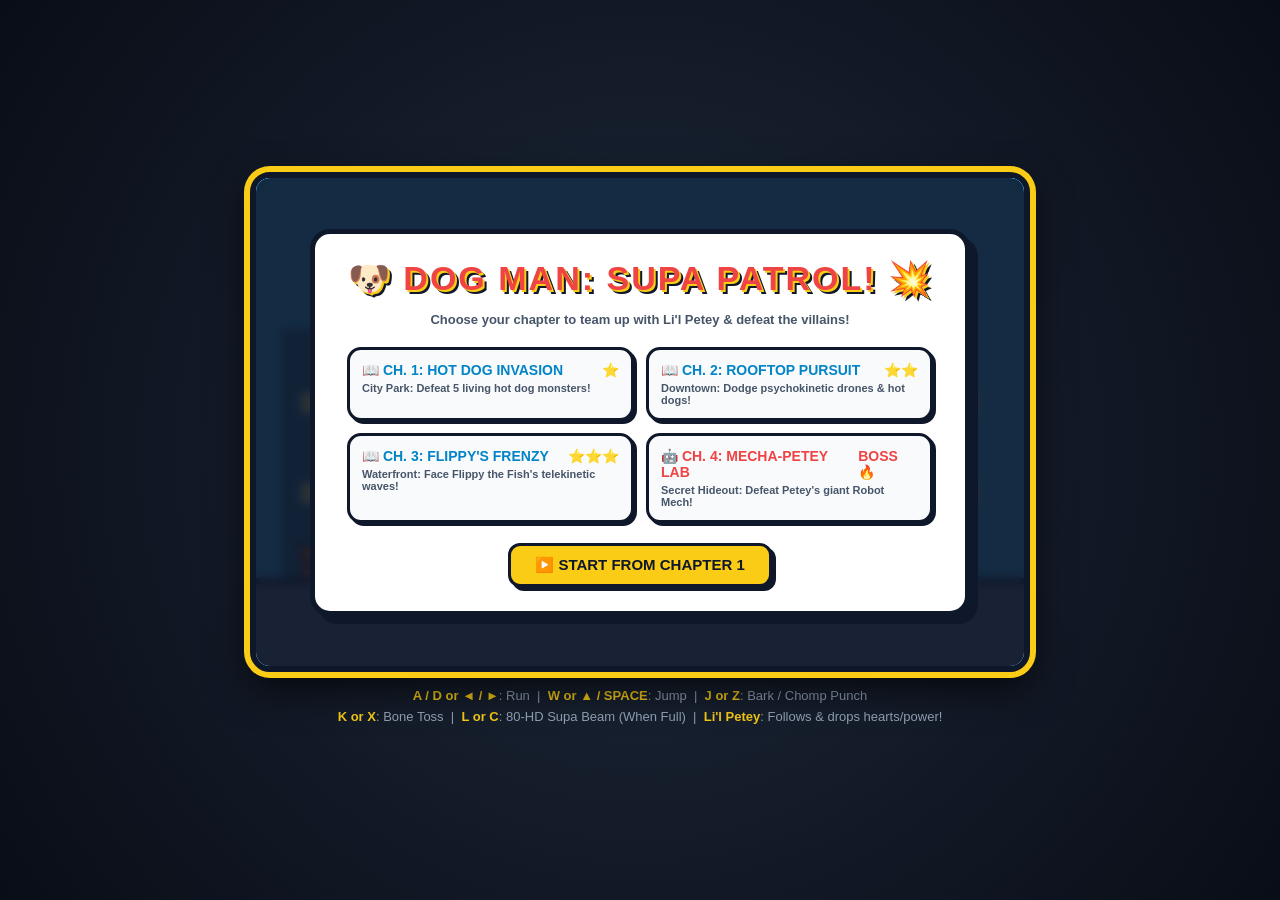
<file: dogman/index.html>
<!DOCTYPE html>
<html lang="en">
<head>
  <meta charset="UTF-8" />
  <title>Dog Man: Supa City Patrol!</title>
  <link rel="stylesheet" href="style.css" />
</head>
<body>

<div id="gameContainer">
  <!-- Top HUD -->
  <div id="hud">
    <div class="hud-chip">
      <span>DOG MAN:</span>
      <span id="heartsDisplay" style="color: #ef4444; font-size: 16px;">❤️❤️❤️</span>
    </div>
    <div class="hud-chip">
      <span>SUPA BAR:</span>
      <div class="supa-bar-bg">
        <div id="supaFill"></div>
      </div>
    </div>
    <div class="hud-chip">
      <span id="currentLevelBadge" style="color: #0284c7;">LVL 1</span>
      <span>| SCORE:</span>
      <span id="scoreDisplay" style="color: #f59e0b;">0</span>
    </div>
    <button class="comic-btn-sm" onclick="openLevelSelect()">📋 CHAPTERS</button>
  </div>

  <!-- Main Title & Level Select Screen -->
  <div id="levelSelectScreen" class="menu-screen">
    <div class="comic-modal">
      <h1 class="comic-title">🐶 DOG MAN: SUPA PATROL! 💥</h1>
      <p style="font-size: 13px; font-weight: bold; margin: 0; color: #475569;">
        Choose your chapter to team up with Li'l Petey & defeat the villains!
      </p>

      <div class="level-grid">
        <div class="level-card" onclick="startLevel(1)">
          <div class="level-header">
            <span>📖 CH. 1: HOT DOG INVASION</span>
            <span>⭐</span>
          </div>
          <div class="level-desc">City Park: Defeat 5 living hot dog monsters!</div>
        </div>

        <div class="level-card" onclick="startLevel(2)">
          <div class="level-header">
            <span>📖 CH. 2: ROOFTOP PURSUIT</span>
            <span>⭐⭐</span>
          </div>
          <div class="level-desc">Downtown: Dodge psychokinetic drones & hot dogs!</div>
        </div>

        <div class="level-card" onclick="startLevel(3)">
          <div class="level-header">
            <span>📖 CH. 3: FLIPPY'S FRENZY</span>
            <span>⭐⭐⭐</span>
          </div>
          <div class="level-desc">Waterfront: Face Flippy the Fish's telekinetic waves!</div>
        </div>

        <div class="level-card" onclick="startLevel(4)">
          <div class="level-header">
            <span style="color: #ef4444;">🤖 CH. 4: MECHA-PETEY LAB</span>
            <span style="color: #ef4444;">BOSS 🔥</span>
          </div>
          <div class="level-desc">Secret Hideout: Defeat Petey's giant Robot Mech!</div>
        </div>
      </div>

      <button class="comic-btn" onclick="startLevel(1)">▶️ START FROM CHAPTER 1</button>
    </div>
  </div>

  <!-- Comic Strip Cutscene Modal -->
  <div id="comicStripOverlay">
    <div class="comic-strip-container">
      <div style="font-size: 20px; font-weight: 900; color: #0f172a;" id="comicStripTitle">
        📖 COMIC CHAPTER INTERMISSION
      </div>

      <div class="panels-row">
        <div class="comic-panel">
          <div class="panel-bubble" id="panel1Bubble">"Oh no! Petey made more hot dogs!"</div>
          <div class="panel-art" id="panel1Art">🌭💥</div>
          <div style="font-size: 10px; font-weight: 900; color: #64748b;">PANEL 1</div>
        </div>
        <div class="comic-panel">
          <div class="panel-bubble" id="panel2Bubble">"Don't worry Papa! Dog Man is on the way!"</div>
          <div class="panel-art" id="panel2Art">🐱💡</div>
          <div style="font-size: 10px; font-weight: 900; color: #64748b;">PANEL 2</div>
        </div>
        <div class="comic-panel">
          <div class="panel-bubble" id="panel3Bubble">"BARK! Let's save the city!"</div>
          <div class="panel-art" id="panel3Art">🐶🚀</div>
          <div style="font-size: 10px; font-weight: 900; color: #64748b;">PANEL 3</div>
        </div>
      </div>

      <button class="comic-btn" onclick="closeCutsceneAndStart()">READY TO PLAY! 💥</button>
    </div>
  </div>

  <!-- Flip-O-Rama Action Overlay -->
  <div id="flipOverlay">
    <div class="flip-box">
      <h2 style="font-size: 32px; color: #ef4444; margin: 0; text-shadow: 2px 2px 0px #0f172a;">💥 FLIP-O-RAMA! 💥</h2>
      <div id="flipAnimationText" style="font-size: 48px; margin: 12px 0;">🐶 👊 🐱</div>
      <p style="font-size: 13px; font-weight: 900; color: #0f172a; margin: 0;">FLIPPING PAGES... BARK POWER ACTIVATED!</p>
    </div>
  </div>

  <!-- Win / Loss Screen -->
  <div id="endOverlay" class="menu-screen" style="display: none;">
    <div class="comic-modal">
      <h2 id="endTitle" style="font-size: 30px; margin: 0;">CHAPTER COMPLETE!</h2>
      <p id="endSubtitle" style="font-size: 14px; font-weight: bold; margin: 0; color: #475569;">You saved the day!</p>
      <div style="display: flex; gap: 10px;">
        <button class="comic-btn" id="nextLevelBtn" onclick="nextLevelAction()">NEXT CHAPTER ➡️</button>
        <button class="comic-btn" style="background: #e2e8f0;" onclick="openLevelSelect()">📋 CHAPTER SELECT</button>
      </div>
    </div>
  </div>

  <canvas id="gameCanvas" width="780" height="500"></canvas>
</div>

<div id="controlsGuide">
  <b>A / D or ◄ / ►</b>: Run &nbsp;|&nbsp; <b>W or ▲ / SPACE</b>: Jump &nbsp;|&nbsp; <b>J or Z</b>: Bark / Chomp Punch<br>
  <b>K or X</b>: Bone Toss &nbsp;|&nbsp; <b>L or C</b>: 80-HD Supa Beam (When Full) &nbsp;|&nbsp; <b>Li'l Petey</b>: Follows & drops hearts/power!
</div>

<script src="main.js"></script>
</body>
</html>
</file>
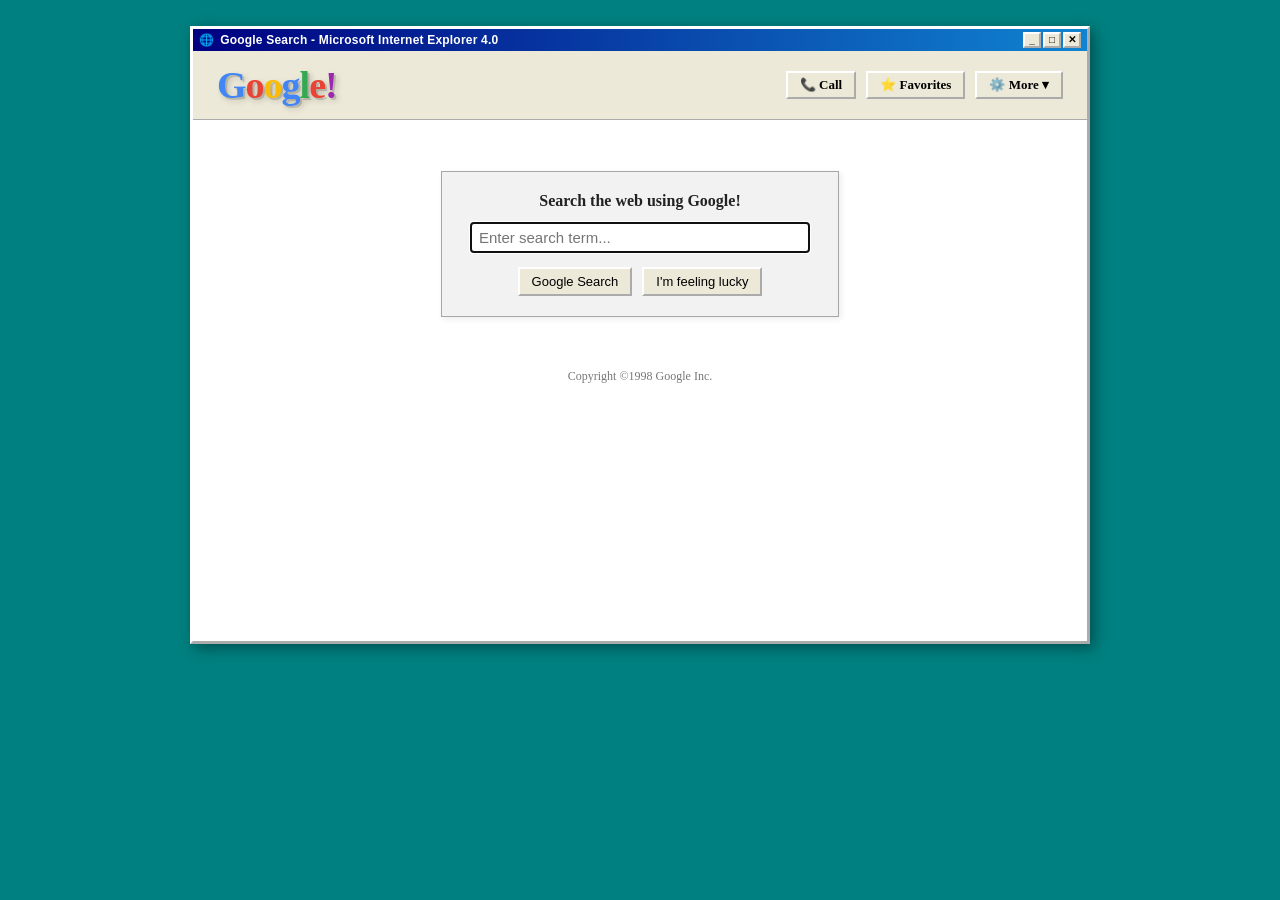
<file: google/index.html>
<!DOCTYPE html>
<html lang="en">
<head>
    <meta charset="UTF-8">
    <meta name="viewport" content="width=device-width, initial-scale=1.0">
    <title>Google! (1998 Classic)</title>
    <link rel="stylesheet" href="style.css">
</head>
<body>

<!-- Classic Retro OS Window Frame -->
<div class="window-frame">
    <!-- Retro Title Bar -->
    <div class="title-bar">
        <div class="title-bar-text">
            <span class="title-icon">🌐</span> Google Search - Microsoft Internet Explorer 4.0
        </div>
        <div class="title-bar-controls">
            <button class="win98-btn" id="fake-min-btn" aria-label="Minimize">_</button>
            <button class="win98-btn" id="fake-max-btn" aria-label="Maximize">□</button>
            <button class="win98-btn close-btn-retro" id="fake-close-btn" aria-label="Close">✕</button>
        </div>
    </div>

    <!-- Top Navigation Bar -->
    <nav class="top-nav">
        <div class="logo-container">
            <h1 class="logo">
                <span style="color: #4285F4 !important;">G</span><span style="color: #EA4335 !important;">o</span><span style="color: #FBBC05 !important;">o</span><span style="color: #4285F4 !important;">g</span><span style="color: #34A853 !important;">l</span><span style="color: #EA4335 !important;">e</span><span style="color: #9C27B0 !important;">!</span>
            </h1>
        </div>

        <div class="top-menu">
            <button class="nav-btn" id="call-btn">📞 Call</button>
            <button class="nav-btn" id="favorites-btn">⭐ Favorites</button>
            <div class="dropdown">
                <button class="nav-btn" id="more-btn">⚙️ More ▾</button>
                <div class="dropdown-content" id="more-dropdown">
                    <a href="https://maps.google.com" target="_blank">🗺️ Maps</a>
                    <a href="https://news.google.com" target="_blank">📰 News</a>
                    <a href="https://mail.google.com" target="_blank">✉️ Gmail</a>
                    <a href="#" id="clear-history-btn">🧹 Clear Search</a>
                </div>
            </div>
        </div>
    </nav>

    <!-- Centered Search Layout -->
    <main class="main-content">
        <div class="search-box-container">
            <p class="tagline">Search the web using Google!</p>
            <form id="search-form">
                <input type="text" id="search-input" autofocus autocomplete="off" placeholder="Enter search term...">
                <div class="buttons">
                    <button type="submit" id="search-btn">Google Search</button>
                    <button type="button" id="lucky-btn">I'm feeling lucky</button>
                </div>
            </form>
        </div>

        <div id="results" class="results-container hidden"></div>

        <footer>
            <p class="copyright">Copyright ©1998 Google Inc.</p>
        </footer>
    </main>
</div>

<!-- Real Phone Dialer Modal -->
<div id="modal-overlay" class="modal-overlay hidden">
    <div class="retro-modal" id="call-modal">
        <div class="modal-header">
            <span>Google Phone Dialer v1.0</span>
            <button class="win98-btn close-btn-retro" onclick="closeModals()">✕</button>
        </div>
        <div class="modal-body">
            <p class="dialer-desc">Enter phone number or extension to place a direct call:</p>

            <div class="dialer-screen">
                <input type="tel" id="phone-input" placeholder="e.g. +1 555-0199" autocomplete="off" />
                <button id="dialer-backspace" class="win98-btn" title="Backspace">⌫</button>
            </div>

            <!-- 12-Key Vintage Keypad -->
            <div class="dialpad-grid">
                <button class="key-btn" data-key="1">1</button>
                <button class="key-btn" data-key="2">2 <small>ABC</small></button>
                <button class="key-btn" data-key="3">3 <small>DEF</small></button>
                <button class="key-btn" data-key="4">4 <small>GHI</small></button>
                <button class="key-btn" data-key="5">5 <small>JKL</small></button>
                <button class="key-btn" data-key="6">6 <small>MNO</small></button>
                <button class="key-btn" data-key="7">7 <small>PQRS</small></button>
                <button class="key-btn" data-key="8">8 <small>TUV</small></button>
                <button class="key-btn" data-key="9">9 <small>WXYZ</small></button>
                <button class="key-btn" data-key="*">*</button>
                <button class="key-btn" data-key="0">0 <small>+</small></button>
                <button class="key-btn" data-key="#">#</button>
            </div>

            <div class="dialer-actions">
                <button class="win98-dialog-btn call-action-btn" id="start-call-btn">📞 Place Call</button>
                <button class="win98-dialog-btn" onclick="closeModals()">Cancel</button>
            </div>
        </div>
    </div>

    <!-- Favorites Modal -->
    <div class="retro-modal" id="favorites-modal">
        <div class="modal-header">
            <span>Favorites & Bookmarks</span>
            <button class="win98-btn close-btn-retro" onclick="closeModals()">✕</button>
        </div>
        <div class="modal-body">
            <ul class="favorites-list">
                <li><a href="https://www.wikipedia.org" target="_blank">🌐 Wikipedia Web Archive</a></li>
                <li><a href="https://www.youtube.com" target="_blank">▶ YouTube Video Hub</a></li>
                <li><a href="https://archive.org" target="_blank">🏛️ Wayback Machine (1998 Web)</a></li>
            </ul>
        </div>
    </div>
</div>

<!-- Fake Shutdown Modal -->
<div id="fake-close-modal" class="modal-overlay hidden">
    <div class="retro-modal active">
        <div class="modal-header">
            <span>Microsoft Internet Explorer</span>
            <button class="win98-btn close-btn-retro" onclick="cancelExit()">✕</button>
        </div>
        <div class="modal-body win98-dialog-body">
            <div class="dialog-icon">⚠️</div>
            <div class="dialog-msg">
                <strong>Shutting down Google Search?</strong>
                <p>Are you sure you want to disconnect from the World Wide Web?</p>
            </div>
        </div>
        <div class="win98-dialog-actions">
            <button class="win98-dialog-btn" id="confirm-exit-btn">Yes</button>
            <button class="win98-dialog-btn" onclick="cancelExit()">Cancel</button>
        </div>
    </div>
</div>

<script src="app.js"></script>
</body>
</html>
</file>
<file: dogman/style.css>
* {
    box-sizing: border-box;
    user-select: none;
}

body {
    margin: 0;
    padding: 0;
    background: radial-gradient(circle at center, #1e293b 0%, #090d16 100%);
    color: #f8fafc;
    font-family: 'Comic Sans MS', 'Chalkboard SE', 'Comic Neue', cursive, sans-serif;
    display: flex;
    flex-direction: column;
    align-items: center;
    justify-content: center;
    min-height: 100vh;
    overflow: hidden;
}

#gameContainer {
    position: relative;
    width: 780px;
    height: 500px;
    border: 6px solid #0f172a;
    border-radius: 20px;
    box-shadow: 0 0 0 6px #facc15, 0 15px 40px rgba(0, 0, 0, 0.8);
    overflow: hidden;
    background: #38bdf8;
}

canvas {
    display: block;
    background: #38bdf8;
}

/* Clean Comic HUD */
#hud {
    display: none;
    position: absolute;
    top: 14px;
    left: 14px;
    right: 14px;
    justify-content: space-between;
    align-items: center;
    background: #ffffff;
    border: 3px solid #0f172a;
    border-radius: 14px;
    padding: 8px 18px;
    color: #0f172a;
    font-size: 14px;
    font-weight: 900;
    z-index: 10;
    box-shadow: 4px 4px 0px #0f172a;
}

.hud-chip {
    display: flex;
    align-items: center;
    gap: 6px;
}

.supa-bar-bg {
    width: 110px;
    height: 14px;
    background: #e2e8f0;
    border: 2px solid #0f172a;
    border-radius: 8px;
    overflow: hidden;
}

#supaFill {
    width: 0%;
    height: 100%;
    background: linear-gradient(90deg, #f59e0b, #ef4444);
    transition: width 0.15s ease;
}

.comic-btn-sm {
    background: #f8fafc;
    border: 2px solid #0f172a;
    border-radius: 8px;
    padding: 4px 10px;
    font-family: inherit;
    font-weight: 900;
    font-size: 11px;
    cursor: pointer;
    box-shadow: 2px 2px 0px #0f172a;
}
.comic-btn-sm:hover {
    background: #facc15;
}

/* Overlays & Menus */
.menu-screen {
    position: absolute;
    top: 0;
    left: 0;
    width: 100%;
    height: 100%;
    background: rgba(15, 23, 42, 0.88);
    backdrop-filter: blur(4px);
    display: flex;
    flex-direction: column;
    align-items: center;
    justify-content: center;
    z-index: 25;
    padding: 20px;
}

.comic-modal {
    background: #ffffff;
    border: 5px solid #0f172a;
    border-radius: 20px;
    padding: 24px 32px;
    text-align: center;
    color: #0f172a;
    box-shadow: 8px 8px 0px #0f172a;
    display: flex;
    flex-direction: column;
    gap: 14px;
    align-items: center;
    max-width: 660px;
    width: 100%;
}

.comic-title {
    font-size: 34px;
    color: #ef4444;
    margin: 0;
    text-shadow: 2px 2px 0px #facc15, 4px 4px 0px #0f172a;
    letter-spacing: 2px;
}

.comic-btn {
    background: #facc15;
    color: #0f172a;
    border: 3px solid #0f172a;
    border-radius: 12px;
    padding: 10px 24px;
    font-family: inherit;
    font-size: 15px;
    font-weight: 900;
    cursor: pointer;
    box-shadow: 4px 4px 0px #0f172a;
    transition: all 0.1s ease;
}

.comic-btn:hover {
    transform: translate(-2px, -2px);
    box-shadow: 6px 6px 0px #0f172a;
    background: #fde047;
}

.comic-btn:active {
    transform: translate(2px, 2px);
    box-shadow: 2px 2px 0px #0f172a;
}

/* Level Grid */
.level-grid {
    display: grid;
    grid-template-columns: repeat(2, 1fr);
    gap: 12px;
    width: 100%;
    margin: 6px 0;
}

.level-card {
    background: #f8fafc;
    border: 3px solid #0f172a;
    border-radius: 14px;
    padding: 12px;
    cursor: pointer;
    display: flex;
    flex-direction: column;
    gap: 4px;
    box-shadow: 3px 3px 0px #0f172a;
    transition: all 0.12s ease;
    text-align: left;
}

.level-card:hover {
    background: #fef08a;
    transform: translateY(-2px);
    box-shadow: 5px 5px 0px #0f172a;
}

.level-header {
    font-size: 14px;
    font-weight: 900;
    color: #0284c7;
    display: flex;
    justify-content: space-between;
}

.level-desc {
    font-size: 11px;
    font-weight: bold;
    color: #475569;
}

/* Comic Strip Cutscene Modal */
#comicStripOverlay {
    display: none;
    position: absolute;
    top: 0;
    left: 0;
    width: 100%;
    height: 100%;
    background: rgba(15, 23, 42, 0.92);
    backdrop-filter: blur(5px);
    flex-direction: column;
    align-items: center;
    justify-content: center;
    z-index: 35;
    padding: 18px;
}

.comic-strip-container {
    background: #fef08a;
    border: 5px solid #0f172a;
    border-radius: 18px;
    padding: 16px 20px;
    box-shadow: 8px 8px 0px #0f172a;
    display: flex;
    flex-direction: column;
    align-items: center;
    gap: 12px;
    max-width: 720px;
    width: 100%;
}

.panels-row {
    display: grid;
    grid-template-columns: repeat(3, 1fr);
    gap: 10px;
    width: 100%;
}

.comic-panel {
    background: #ffffff;
    border: 3px solid #0f172a;
    border-radius: 12px;
    padding: 10px;
    display: flex;
    flex-direction: column;
    align-items: center;
    justify-content: space-between;
    min-height: 190px;
    box-shadow: 3px 3px 0px #0f172a;
    text-align: center;
}

.panel-art {
    font-size: 42px;
    margin: 6px 0;
}

.panel-bubble {
    background: #f1f5f9;
    border: 2px solid #0f172a;
    border-radius: 10px;
    padding: 6px 8px;
    font-size: 11px;
    font-weight: 900;
    color: #0f172a;
    line-height: 1.3;
}

/* Flip-O-Rama Modal */
#flipOverlay {
    display: none;
    position: absolute;
    top: 0;
    left: 0;
    width: 100%;
    height: 100%;
    background: rgba(15, 23, 42, 0.9);
    flex-direction: column;
    align-items: center;
    justify-content: center;
    z-index: 40;
}

.flip-box {
    background: #fef08a;
    border: 6px solid #0f172a;
    border-radius: 20px;
    padding: 20px 36px;
    box-shadow: 8px 8px 0px #0f172a;
    text-align: center;
}

#controlsGuide {
    margin-top: 14px;
    font-size: 13px;
    color: #94a3b8;
    text-align: center;
    line-height: 1.6;
}

#controlsGuide b {
    color: #facc15;
}@keyframes spin-spell {
     0% { transform: rotate(0deg) scale(1); }
     50% { transform: rotate(180deg) scale(1.2); }
     100% { transform: rotate(360deg) scale(1); }
 }
</file>
<file: google/style.css>
/* Standard sharp cursor across the entire page */
*, *::before, *::after, html, body {
    cursor: default !important;
    box-sizing: border-box;
}

input[type="text"], input[type="tel"] {
    cursor: text !important;
}

button, a, .nav-btn, .win98-btn, .key-btn, .result-title a {
    cursor: pointer !important;
}

body {
    margin: 0;
    padding: 16px;
    background-color: #008080; /* Classic Windows Teal */
    font-family: "Times New Roman", Times, serif;
    color: #000000;
    min-height: 100vh;
    display: flex;
    justify-content: center;
    align-items: flex-start;
}

/* Classic Windows 98 Window Container */
.window-frame {
    width: 100%;
    max-width: 900px;
    background-color: #ece9d8;
    border: 3px outset #ffffff;
    box-shadow: 4px 4px 14px rgba(0, 0, 0, 0.4);
    margin-top: 10px;
}

/* Title Bar */
.title-bar {
    background: linear-gradient(to right, #000080, #1084d0);
    color: #ffffff;
    padding: 3px 6px;
    display: flex;
    justify-content: space-between;
    align-items: center;
    font-family: "Tahoma", "Segoe UI", sans-serif;
    font-weight: bold;
    font-size: 12px;
    user-select: none;
}

.title-bar-text {
    display: flex;
    align-items: center;
    gap: 6px;
    letter-spacing: 0.2px;
}

.title-bar-controls {
    display: flex;
    gap: 2px;
}

/* Windows 98 Buttons */
.win98-btn {
    background: #ece9d8;
    border: 2px outset #ffffff;
    width: 18px;
    height: 16px;
    font-size: 10px;
    font-family: "Tahoma", sans-serif;
    font-weight: bold;
    line-height: 10px;
    display: flex;
    align-items: center;
    justify-content: center;
    padding: 0;
    color: #000000;
}

.win98-btn:active {
    border-style: inset;
    padding-top: 1px;
    padding-left: 1px;
}

/* Top Navigation Bar */
.top-nav {
    display: flex;
    justify-content: space-between;
    align-items: center;
    padding: 12px 24px;
    border-bottom: 2px groove #ffffff;
    background-color: #ece9d8;
}

.logo-container .logo {
    font-size: 38px;
    font-weight: bold;
    letter-spacing: -1px;
    margin: 0;
    user-select: none;
    display: inline-flex;
}

.logo span {
    display: inline-block;
    text-shadow: 2px 2px 0px rgba(0, 0, 0, 0.15), 3px 3px 6px rgba(0, 0, 0, 0.2);
}

.top-menu {
    display: flex;
    align-items: center;
    gap: 10px;
    position: relative;
}

.nav-btn {
    background: #ece9d8;
    border: 2px outset #ffffff;
    padding: 4px 12px;
    font-size: 13px;
    font-family: "Times New Roman", serif;
    font-weight: bold;
}

.nav-btn:active {
    border-style: inset;
}

/* Dropdown Menu */
.dropdown {
    position: relative;
    display: inline-block;
}

.dropdown-content {
    display: none;
    position: absolute;
    right: 0;
    top: 100%;
    margin-top: 4px;
    background-color: #ece9d8;
    min-width: 140px;
    box-shadow: 2px 4px 10px rgba(0,0,0,0.3);
    border: 2px outset #ffffff;
    z-index: 100;
}

.dropdown-content.show {
    display: block;
}

.dropdown-content a {
    color: #000000;
    padding: 8px 14px;
    text-decoration: none;
    display: block;
    font-size: 13px;
}

.dropdown-content a:hover {
    background-color: #000080;
    color: #ffffff;
}

/* Centered Main Body */
.main-content {
    background-color: #ffffff;
    display: flex;
    flex-direction: column;
    align-items: center;
    padding: 50px 20px 40px;
    text-align: center;
    min-height: 520px;
}

.search-box-container {
    background-color: #f2f2f2;
    border: 1px solid #a6a6a6;
    box-shadow: 2px 2px 6px rgba(0, 0, 0, 0.08);
    padding: 20px 28px;
    display: inline-block;
}

.tagline {
    font-size: 16px;
    margin: 0 0 12px 0;
    font-weight: bold;
    color: #222222;
}

#search-input {
    width: 340px;
    max-width: 80vw;
    padding: 6px 8px;
    font-size: 15px;
    border: 1px solid #7f9db9;
    margin-bottom: 14px;
    display: block;
}

.buttons {
    display: flex;
    justify-content: center;
    gap: 10px;
}

.buttons button {
    background: #ece9d8;
    border: 2px outset #ffffff;
    padding: 5px 12px;
    font-size: 13px;
}

.buttons button:active {
    border-style: inset;
}

/* Results Display */
.results-container {
    margin-top: 30px;
    text-align: left;
    background: #ffffff;
    border: 1px solid #dcdcdc;
    box-shadow: 0 1px 4px rgba(0,0,0,0.06);
    padding: 20px 24px;
    width: 100%;
    max-width: 650px;
}

.results-container.hidden {
    display: none;
}

/* YouTube Video Section with CRT VCR Scanlines */
.video-section {
    background: #f8f9fa;
    border: 1px solid #e2e8f0;
    padding: 14px;
    margin-bottom: 20px;
}

.video-header {
    font-size: 14px;
    color: #cc181e;
    margin-bottom: 12px;
}

.video-card {
    display: flex;
    gap: 12px;
    align-items: flex-start;
    margin-bottom: 12px;
    padding-bottom: 10px;
    border-bottom: 1px dashed #dcdcdc;
}

.video-card:last-child {
    border-bottom: none;
    margin-bottom: 0;
    padding-bottom: 0;
}

.video-thumb-wrapper {
    position: relative;
    width: 120px;
    height: 68px;
    flex-shrink: 0;
    overflow: hidden;
    border: 1px solid #333333;
    background: #000000;
    display: block;
}

.video-thumb {
    width: 100%;
    height: 100%;
    object-fit: cover;
    display: block;
    filter: contrast(1.15) brightness(0.95);
}

/* White Horizontal CRT Scanlines */
.video-thumb-wrapper::before {
    content: " ";
    display: block;
    position: absolute;
    top: 0; left: 0; bottom: 0; right: 0;
    background: linear-gradient(
            rgba(255, 255, 255, 0) 50%,
            rgba(255, 255, 255, 0.45) 50%
    );
    background-size: 100% 4px;
    z-index: 2;
    pointer-events: none;
}

/* Rolling Animated VCR Beam */
.video-thumb-wrapper::after {
    content: " ";
    display: block;
    position: absolute;
    top: 0; left: 0; bottom: 0; right: 0;
    background: rgba(255, 255, 255, 0.15);
    opacity: 0.7;
    z-index: 3;
    pointer-events: none;
    animation: vcr-scan 6s linear infinite;
}

@keyframes vcr-scan {
    0% { transform: translateY(-100%); }
    100% { transform: translateY(100%); }
}

.video-info {
    flex: 1;
}

.result-item {
    margin-bottom: 18px;
}

.result-title a {
    color: #1a0dab;
    font-size: 16px;
    font-weight: 500;
    text-decoration: underline;
}

.result-url {
    color: #006621;
    font-size: 13px;
    margin: 2px 0;
}

.result-snippet {
    font-size: 14px;
    color: #4d5156;
    line-height: 1.4;
}

/* Modals */
.modal-overlay {
    position: fixed;
    top: 0;
    left: 0;
    width: 100vw;
    height: 100vh;
    background: rgba(0, 0, 0, 0.4);
    display: flex;
    justify-content: center;
    align-items: center;
    z-index: 1000;
}

.modal-overlay.hidden {
    display: none;
}

.retro-modal {
    display: none;
    background: #ece9d8;
    border: 3px outset #ffffff;
    box-shadow: 4px 4px 12px rgba(0,0,0,0.5);
    width: 350px;
}

.retro-modal.active {
    display: block;
}

.modal-header {
    background: linear-gradient(to right, #000080, #1084d0);
    color: #ffffff;
    padding: 3px 6px;
    font-family: "Tahoma", sans-serif;
    font-weight: bold;
    font-size: 12px;
    display: flex;
    justify-content: space-between;
    align-items: center;
}

.modal-body {
    padding: 16px;
    font-size: 13px;
}

.win98-dialog-body {
    display: flex;
    gap: 16px;
    align-items: center;
}

.dialog-icon {
    font-size: 32px;
}

.win98-dialog-actions {
    display: flex;
    justify-content: flex-end;
    gap: 8px;
    padding: 0 16px 14px 16px;
}

.win98-dialog-btn {
    background: #ece9d8;
    border: 2px outset #ffffff;
    padding: 4px 16px;
    font-family: "Tahoma", sans-serif;
    font-size: 12px;
    min-width: 60px;
}

.win98-dialog-btn:active {
    border-style: inset;
}

/* Phone Dialer Modal */
.dialer-desc {
    margin: 0 0 10px 0;
    font-size: 12px;
    color: #333333;
}

.dialer-screen {
    display: flex;
    gap: 4px;
    margin-bottom: 12px;
}

.dialer-screen input {
    flex: 1;
    font-family: "Courier New", monospace;
    font-size: 18px;
    font-weight: bold;
    letter-spacing: 1px;
    padding: 4px 8px;
    background: #ffffff;
    border: 2px inset #ffffff;
    color: #000080;
}

#dialer-backspace {
    width: 28px;
    height: 28px;
    font-size: 14px;
}

.dialpad-grid {
    display: grid;
    grid-template-columns: repeat(3, 1fr);
    gap: 6px;
    margin-bottom: 14px;
}

.key-btn {
    background: #ece9d8;
    border: 2px outset #ffffff;
    padding: 8px 4px;
    font-family: "Tahoma", sans-serif;
    font-size: 15px;
    font-weight: bold;
    display: flex;
    flex-direction: column;
    align-items: center;
    justify-content: center;
    color: #000000;
    user-select: none;
}

.key-btn small {
    font-size: 8px;
    font-weight: normal;
    color: #666666;
    margin-top: 2px;
    letter-spacing: 1px;
}

.key-btn:active {
    border-style: inset;
    background: #ded9c8;
}

.dialer-actions {
    display: flex;
    justify-content: flex-end;
    gap: 8px;
    border-top: 1px groove #ffffff;
    padding-top: 10px;
}

.call-action-btn {
    background: #008000 !important;
    color: #ffffff !important;
    font-weight: bold;
}

.call-action-btn:hover {
    background: #006b00 !important;
}

.favorites-list {
    padding-left: 20px;
    margin: 0;
}

.favorites-list li {
    margin-bottom: 8px;
}

.favorites-list a {
    color: #0000cc;
    text-decoration: underline;
}

/* Magic Easter Egg Animation */
@keyframes spin-spell {
    0% { transform: rotate(0deg) scale(1); }
    50% { transform: rotate(180deg) scale(1.2); }
    100% { transform: rotate(360deg) scale(1); }
}

footer {
    margin-top: 40px;
    font-size: 12px;
    color: #777777;
    text-align: center;
}
</file>
